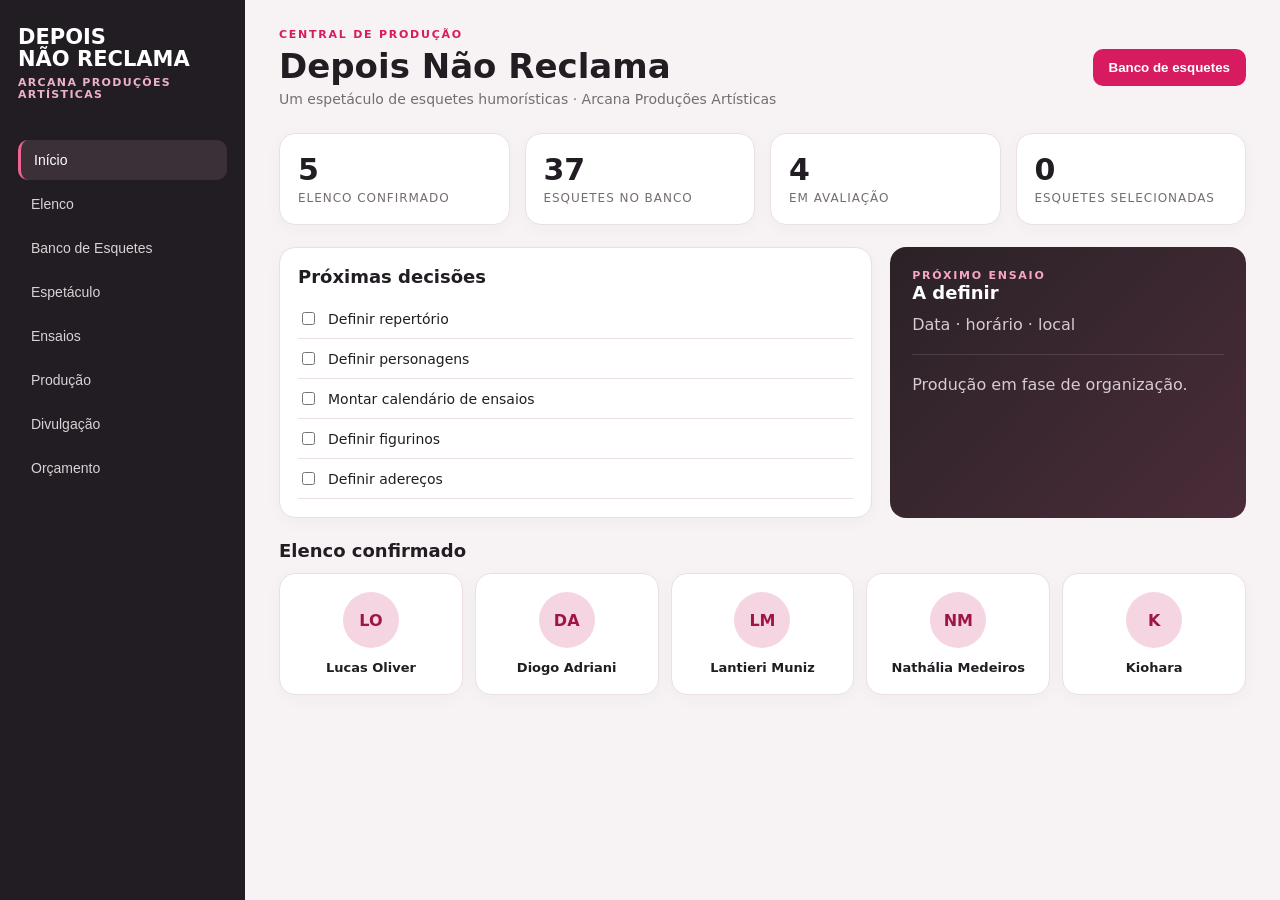
<file: index(20260919-163226).html>
<!doctype html>
<html lang="pt-BR">
<head>
<meta charset="utf-8">
<meta name="viewport" content="width=device-width,initial-scale=1">
<title>Depois Não Reclama | Central de Produção</title>
<style>
:root{--pink:#d81b60;--pink2:#f06292;--ink:#211d22;--cream:#fff8f2;--muted:#756c73;--line:#eadfe4;--card:#fff;--green:#2e7d5b;--yellow:#fff0bd}
*{box-sizing:border-box}body{margin:0;font-family:Inter,system-ui,-apple-system,Segoe UI,sans-serif;background:#f7f3f5;color:var(--ink)}
.app{display:flex;min-height:100vh}.side{width:245px;background:#211d22;color:#fff;padding:26px 18px;position:sticky;top:0;height:100vh}.brand{font-weight:900;font-size:21px;line-height:1.05}.brand small{display:block;color:#eeb0c8;font-size:11px;margin-top:7px;letter-spacing:.12em;text-transform:uppercase}.nav{margin-top:38px}.nav button{width:100%;text-align:left;background:none;border:0;color:#d9d2d6;padding:12px 13px;border-radius:10px;cursor:pointer;font-size:14px;margin:2px 0}.nav button.active,.nav button:hover{background:#3b3037;color:#fff}.nav button.active{border-left:3px solid var(--pink2)}.main{flex:1;padding:28px 34px;max-width:1500px}.top{display:flex;justify-content:space-between;gap:20px;align-items:center;margin-bottom:26px}.eyebrow{font-size:11px;text-transform:uppercase;letter-spacing:.16em;color:var(--pink);font-weight:800}.title{font-size:34px;font-weight:900;margin:5px 0}.sub{color:var(--muted);font-size:14px}.btn{border:0;border-radius:10px;background:var(--pink);color:#fff;padding:11px 16px;font-weight:800;cursor:pointer}.grid{display:grid;grid-template-columns:repeat(4,1fr);gap:15px}.stat,.card{background:var(--card);border:1px solid var(--line);border-radius:16px;padding:18px;box-shadow:0 4px 18px #32151d08}.stat b{font-size:30px;display:block}.stat span{font-size:12px;color:var(--muted);text-transform:uppercase;letter-spacing:.08em}.section{margin-top:22px}.section h2{font-size:18px;margin:0 0 12px}.two{display:grid;grid-template-columns:1.25fr .75fr;gap:18px}.task{display:flex;gap:10px;align-items:center;padding:10px 0;border-bottom:1px solid var(--line);font-size:14px}.task input{accent-color:var(--pink)}.next{background:linear-gradient(135deg,#2a2227,#4a2c39);color:#fff;border-radius:16px;padding:22px}.next .muted{color:#d7cbd0}.empty{color:var(--muted);padding:25px 0}.filters{display:flex;gap:8px;flex-wrap:wrap;margin-bottom:15px}.filter{border:1px solid var(--line);background:#fff;border-radius:999px;padding:8px 13px;cursor:pointer;font-size:12px}.filter.active{background:var(--pink);color:#fff;border-color:var(--pink)}.search{width:100%;border:1px solid var(--line);padding:12px 14px;border-radius:10px;margin-bottom:12px;font-size:14px}.cards{display:grid;grid-template-columns:repeat(3,1fr);gap:14px}.sketch h3{margin:0 0 9px;font-size:15px}.meta{font-size:12px;color:var(--muted);margin:4px 0}.badge{display:inline-block;font-size:11px;border-radius:999px;padding:5px 8px;background:#f2ecef;margin-top:7px}.review{background:var(--yellow)}.cast{display:grid;grid-template-columns:repeat(5,1fr);gap:12px}.person{text-align:center}.avatar{width:56px;height:56px;border-radius:50%;background:#f6d5e2;color:#9e1648;display:grid;place-items:center;margin:0 auto 9px;font-weight:900}.person b{font-size:13px}.kanban{display:grid;grid-template-columns:repeat(3,1fr);gap:14px}.col{background:#eee8eb;border-radius:14px;padding:12px;min-height:230px}.col h3{font-size:12px;text-transform:uppercase;letter-spacing:.1em;margin:4px 5px 12px}.item{background:#fff;padding:12px;border-radius:10px;margin-bottom:8px;font-size:13px;border:1px solid var(--line)}table{width:100%;border-collapse:collapse;background:#fff;border-radius:12px;overflow:hidden}th,td{padding:11px;text-align:left;border-bottom:1px solid var(--line);font-size:13px}th{font-size:11px;text-transform:uppercase;color:var(--muted)}.notice{padding:13px 15px;border-radius:10px;background:#fce8ef;color:#7f173e;font-size:13px;margin-bottom:15px}@media(max-width:900px){.side{width:190px}.grid{grid-template-columns:repeat(2,1fr)}.two,.cards,.kanban{grid-template-columns:1fr}.cast{grid-template-columns:repeat(2,1fr)}}@media(max-width:650px){.app{display:block}.side{position:relative;width:100%;height:auto}.nav{display:flex;overflow:auto;margin-top:18px}.nav button{white-space:nowrap}.main{padding:20px}.grid{grid-template-columns:1fr 1fr}.title{font-size:26px}}
</style>
</head>
<body>
<div class="app">
<aside class="side">
<div class="brand">DEPOIS<br>NÃO RECLAMA<small>Arcana Produções Artísticas</small></div>
<div class="nav" id="nav"></div>
</aside>
<main class="main" id="main"></main>
</div>
<script>
const DATA = {"elenco": ["Lucas Oliver", "Diogo Adriani", "Lantieri Muniz", "Nathália Medeiros", "Kiohara"], "esquetes": [["A chamada do seminário. (Padre)", "Lantieri", "Disponível", ""], ["Kelly Pix (garota de programa)", "Lantieri", "Disponível", ""], ["Sapashow.", "Lantieri", "Disponível", ""], ["Elsa (Frozen)", "Lantieri", "Disponível", "★ Em avaliação do diretor"], ["Iemanjá está de saco cheio", "Lantieri", "Disponível", ""], ["Marlene a cozinheira", "Lantieri", "Disponível", ""], ["Solo Bela e a Fera", "Lantieri", "Disponível", "★ Em avaliação do diretor"], ["A Patricinha", "Kiohara", "Disponível", ""], ["Bárbara de Mont’Claire (rica)", "Lucas", "Inédita", ""], ["Olga Olegário (jornalista)", "Lucas", "Inédita", ""], ["Dona Quermelinda", "Lucas", "Inédita", ""], ["Pietra Prosperina (coach)", "Lucas", "Inédita", ""], ["Jaqueline PowerFit (influenciadora fitness)", "Lucas", "Inédita", ""], ["Marluce do RH", "Lucas", "Inédita", ""], ["Lurdinha do Universitário (fofoqueira)", "Lucas", "Inédita", ""], ["A Secretária de Consultório", "Lucas", "Inédita", ""], ["Selena da Silva (política)", "Lucas", "Inédita", ""], ["Mística Mirtes (astróloga)", "Lucas", "Inédita", ""], ["Grace Kelly do Peixoto (manicure)", "Lucas", "Inédita", ""], ["Guadalupe Rodrigues (professora)", "Lucas", "Inédita", ""], ["Sharon Glitter (drag)", "Lucas", "Inédita", ""], ["Hérnia de Disco (drag)", "Lucas", "Inédita", ""], ["Mirelly (atendente)", "Lucas", "Inédita", ""], ["Véronique Vicentini (diretora de teatro)", "Lucas", "Inédita", ""], ["Melindra Morangueira (cantora de bar)", "Lucas", "Inédita", ""], ["Princesas (3 esquetes)", "Lucas", "Atualizada/Já apresentada", ""], ["As fofoqueiras", "Lucas", "Atualizada/Já apresentada", ""], ["Blogueiras (2025)", "Lucas", "Atualizada/Já apresentada", ""], ["Casos de Família (2025)", "Lucas", "Atualizada/Já apresentada", ""], ["As Velhinhas/Milho aos Pombos (Diolinda e Albertina)", "Lucas", "Atualizada/Já apresentada", ""], ["Cabaré da Dalva", "Lucas", "Atualizada/Já apresentada", ""], ["Casal Ostentação", "Lucas", "Atualizada/Já apresentada", ""], ["Comissários de Bordo", "Lucas", "Atualizada/Já apresentada", "★ Em avaliação do diretor"], ["Nova Rica", "Lucas", "Atualizada/Já apresentada", "★ Em avaliação do diretor"], ["Family Famous", "Lucas", "Atualizada/Já apresentada", ""], ["Jantar com Jon Snow", "Lucas", "Atualizada/Já apresentada", ""], ["Jornal feito em Casa", "Lucas", "Atualizada/Já apresentada", ""]]};
const key='dnr-central-v1';
let state=JSON.parse(localStorage.getItem(key)||'null')||{tasks:["Definir repertório","Definir personagens","Montar calendário de ensaios","Definir figurinos","Definir adereços"],done:[],selected:[]};
let page='inicio', filter='Todas', query='';
const save=()=>localStorage.setItem(key,JSON.stringify(state));
const esc=s=>String(s).replace(/[&<>"']/g,m=>({'&':'&amp;','<':'&lt;','>':'&gt;','"':'&quot;',"'":'&#039;'}[m]));
const navItems=[['inicio','Início'],['elenco','Elenco'],['esquetes','Banco de Esquetes'],['espetaculo','Espetáculo'],['ensaios','Ensaios'],['producao','Produção'],['divulgacao','Divulgação'],['orcamento','Orçamento']];
function renderNav(){document.querySelector('#nav').innerHTML=navItems.map(([id,n])=>`<button class="${page===id?'active':''}" onclick="go('${id}')">${n}</button>`).join('')}
function shell(title,sub,body){document.querySelector('#main').innerHTML=`<div class="top"><div><div class="eyebrow">Central de Produção</div><div class="title">${title}</div><div class="sub">${sub}</div></div><button class="btn" onclick="go('esquetes')">Banco de esquetes</button></div>${body}`}
function go(p){page=p;renderNav();render()}
function render(){
 if(page==='inicio') return home();
 if(page==='elenco') return elenco();
 if(page==='esquetes') return esquetes();
 if(page==='espetaculo') return espetaculo();
 if(page==='ensaios') return generic('Ensaios','Calendário e acompanhamento dos ensaios',`<div class="notice">O calendário está pronto para receber datas, horários, locais, elenco convocado e esquetes de cada ensaio.</div><div class="empty">Nenhum ensaio cadastrado ainda.</div>`);
 if(page==='producao') return producao();
 if(page==='divulgacao') return generic('Divulgação','Planejamento de comunicação',`<div class="kanban"><div class="col"><h3>A fazer</h3><div class="item">Lançamento do cartaz</div><div class="item">Apresentação das personagens</div></div><div class="col"><h3>Em andamento</h3><div class="item">Identidade visual</div></div><div class="col"><h3>Concluído</h3><div class="item">Conceito visual</div></div></div>`);
 return generic('Orçamento','Controle financeiro da montagem',`<div class="empty">Nenhum valor lançado ainda. A estrutura financeira pode ser preenchida quando os custos forem definidos.</div>`);
}
function home(){
 const reviews=DATA.esquetes.filter(x=>x[3]).length;
 shell('Depois Não Reclama','Um espetáculo de esquetes humorísticas · Arcana Produções Artísticas',
 `<div class="grid"><div class="stat"><b>${DATA.elenco.length}</b><span>Elenco confirmado</span></div><div class="stat"><b>${DATA.esquetes.length}</b><span>Esquetes no banco</span></div><div class="stat"><b>${reviews}</b><span>Em avaliação</span></div><div class="stat"><b>0</b><span>Esquetes selecionadas</span></div></div>
 <div class="section two"><div class="card"><h2>Próximas decisões</h2>${state.tasks.map((t,i)=>`<label class="task"><input type="checkbox" ${state.done.includes(i)?'checked':''} onchange="toggleTask(${i})"> ${esc(t)}</label>`).join('')}</div><div class="next"><div class="eyebrow" style="color:#f5a7c2">Próximo ensaio</div><h2>A definir</h2><div class="muted">Data · horário · local</div><hr style="border:0;border-top:1px solid #ffffff20;margin:20px 0"><div class="muted">Produção em fase de organização.</div></div></div>
 <div class="section"><h2>Elenco confirmado</h2><div class="cast">${DATA.elenco.map(n=>`<div class="card person"><div class="avatar">${n.split(' ').map(x=>x[0]).slice(0,2).join('')}</div><b>${esc(n)}</b></div>`).join('')}</div></div>`);
}
function toggleTask(i){state.done=state.done.includes(i)?state.done.filter(x=>x!==i):[...state.done,i];save();render()}
function elenco(){shell('Elenco','5 integrantes confirmados · distribuição de personagens ainda não definida',`<div class="cast">${DATA.elenco.map(n=>`<div class="card person"><div class="avatar">${n.split(' ').map(x=>x[0]).slice(0,2).join('')}</div><b>${esc(n)}</b><div class="meta">Personagens: a definir</div><div class="meta">Esquetes: a definir</div></div>`).join('')}</div><div class="section card"><h2>Regra atual</h2><div class="sub">As esquetes estão no banco de repertório. Nenhuma foi vinculada a um ator para a montagem final.</div></div>`)}
function esquetes(){
 let arr=DATA.esquetes.filter(x=>(filter==='Todas'||(filter==='Inéditas'&&x[2]==='Inédita')||(filter==='Já apresentadas'&&x[2].includes('Já'))||(filter==='Em avaliação'&&x[3]))&&x[0].toLowerCase().includes(query.toLowerCase()));
 shell('Banco de Esquetes',`${DATA.esquetes.length} opções de repertório`,`
 <input class="search" placeholder="Buscar esquete..." value="${esc(query)}" oninput="query=this.value;render()">
 <div class="filters">${['Todas','Inéditas','Já apresentadas','Em avaliação'].map(f=>`<button class="filter ${filter===f?'active':''}" onclick="filter='${f}';render()">${f}</button>`).join('')}</div>
 <div class="cards">${arr.map((x,i)=>`<div class="card sketch"><h3>${esc(x[0])}</h3><div class="meta">Origem: ${esc(x[1])}</div><span class="badge">${esc(x[2])}</span>${x[3]?`<div class="badge review">${esc(x[3])}</div>`:''}<div style="margin-top:12px"><button class="filter" onclick="toggleSelect('${encodeURIComponent(x[0])}')">${state.selected.includes(x[0])?'✓ Selecionada':'Selecionar'}</button></div></div>`).join('')}</div>`);
}
function toggleSelect(name){name=decodeURIComponent(name);if(state.selected.includes(name))state.selected=state.selected.filter(x=>x!==name);else state.selected.push(name);save();render()}
function espetaculo(){shell('Espetáculo','Repertório efetivamente selecionado para a montagem',state.selected.length?`<div class="notice">${state.selected.length} esquete(s) selecionada(s). A ordem ainda pode ser definida.</div><div class="cards">${state.selected.map((x,i)=>`<div class="card sketch"><h3>${String(i+1).padStart(2,'0')} · ${esc(x)}</h3><div class="meta">Personagens, duração e necessidades técnicas: a definir.</div></div>`).join('')}</div>`:`<div class="empty">Nenhuma esquete foi selecionada ainda. Vá ao Banco de Esquetes e use “Selecionar” para montar o repertório.</div>`)}
function producao(){shell('Produção','Acompanhamento das tarefas da montagem',`<div class="kanban"><div class="col"><h3>A fazer</h3><div class="item">Definir teatro</div><div class="item">Definir cenário</div><div class="item">Comprar adereços</div></div><div class="col"><h3>Em andamento</h3><div class="item">Seleção das esquetes</div><div class="item">Identidade visual</div></div><div class="col"><h3>Concluído</h3><div class="item">Elenco confirmado</div><div class="item">Banco de repertório</div></div></div>`)}
function generic(t,s,b){shell(t,s,b)}
renderNav();render();
</script>
</body></html>
</file>
